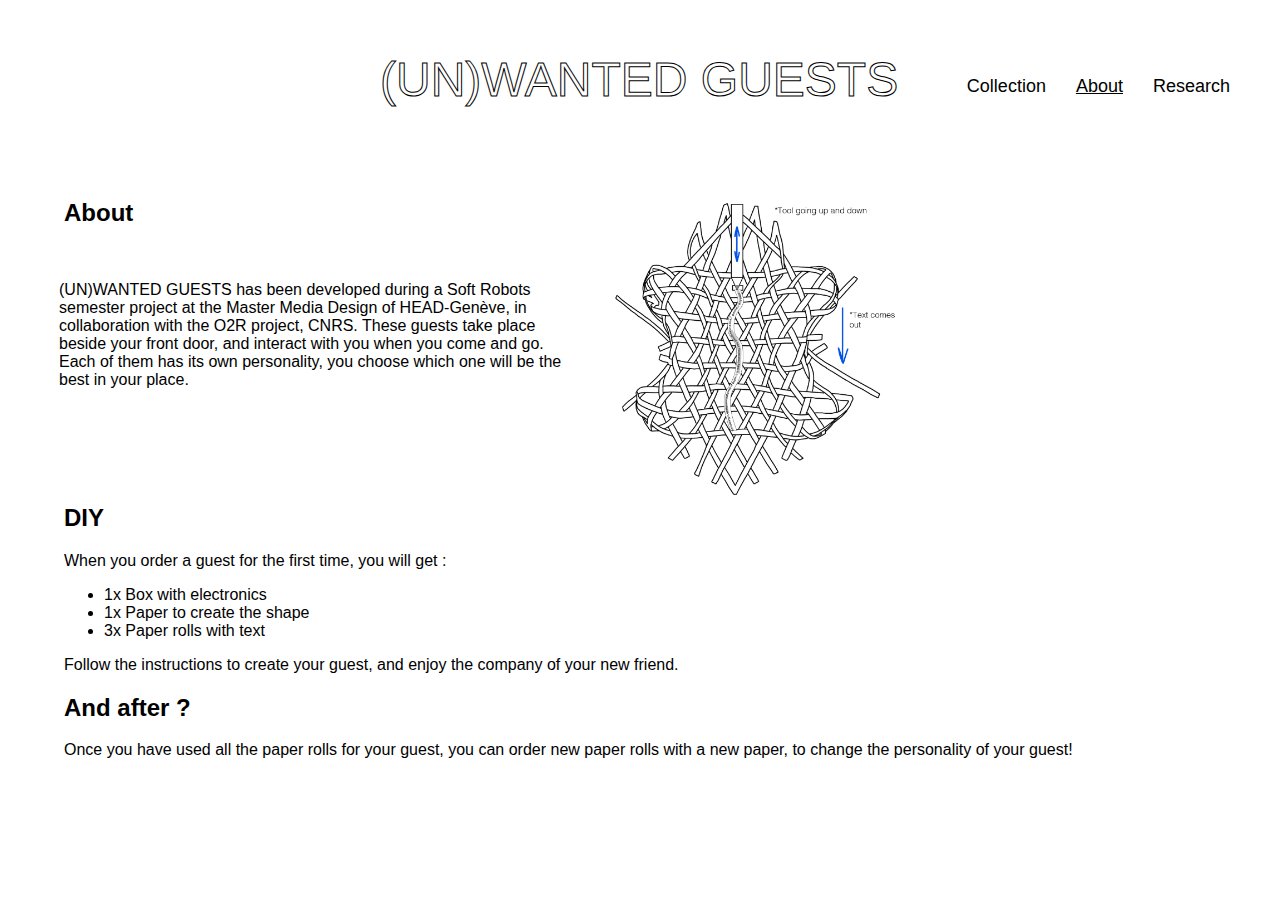
<file: about.html>
<!DOCTYPE html>
<html lang="en">
<head>
    <meta charset="UTF-8">
    <meta name="viewport" content="width=device-width, initial-scale=1.0">
    <title>(UN)WANTED GUESTS</title>
    <link rel="stylesheet" href="style.css">
</head>
<body>
    <header>
        <h1>(UN)WANTED GUESTS</h1>
        <nav>
            <ul>
                <li><a href="index.html">Collection</a></li>
                <li><a href="about.html" class="active">About</a></li>
                <li><a href="research.html">Research</a></li>
            </ul>
        </nav>
    </header>

    <section id="about">
        <h2>About</h2>
        <section class="about-top">
            <p>(UN)WANTED GUESTS has been developed during a Soft Robots semester project at the Master Media Design of HEAD-Genève, in collaboration with the O2R project, CNRS.
            These guests take place beside your front door, and interact with you when you come and go.
            Each of them has its own personality, you choose which one will be the best in your place.</p>
            <img id="schema-img" src="img/schema.png" alt="Schematic representation of the system"></img>
        </section>
        <h2>DIY</h2>
        <p>When you order a guest for the first time, you will get : </p>
        <ul>
            <li>1x Box with electronics</li>
            <li>1x Paper to create the shape</li>
            <li>3x Paper rolls with text</li>
        </ul>
        <p>Follow the instructions to create your guest, and enjoy the company of your new friend.</p>

        <h2>And after ?</h2>
        <p>Once you have used all the paper rolls for your guest, you can order new paper rolls with a new paper, to change the personality of your guest!</p>

    </section>
</body>
</html>
</file>
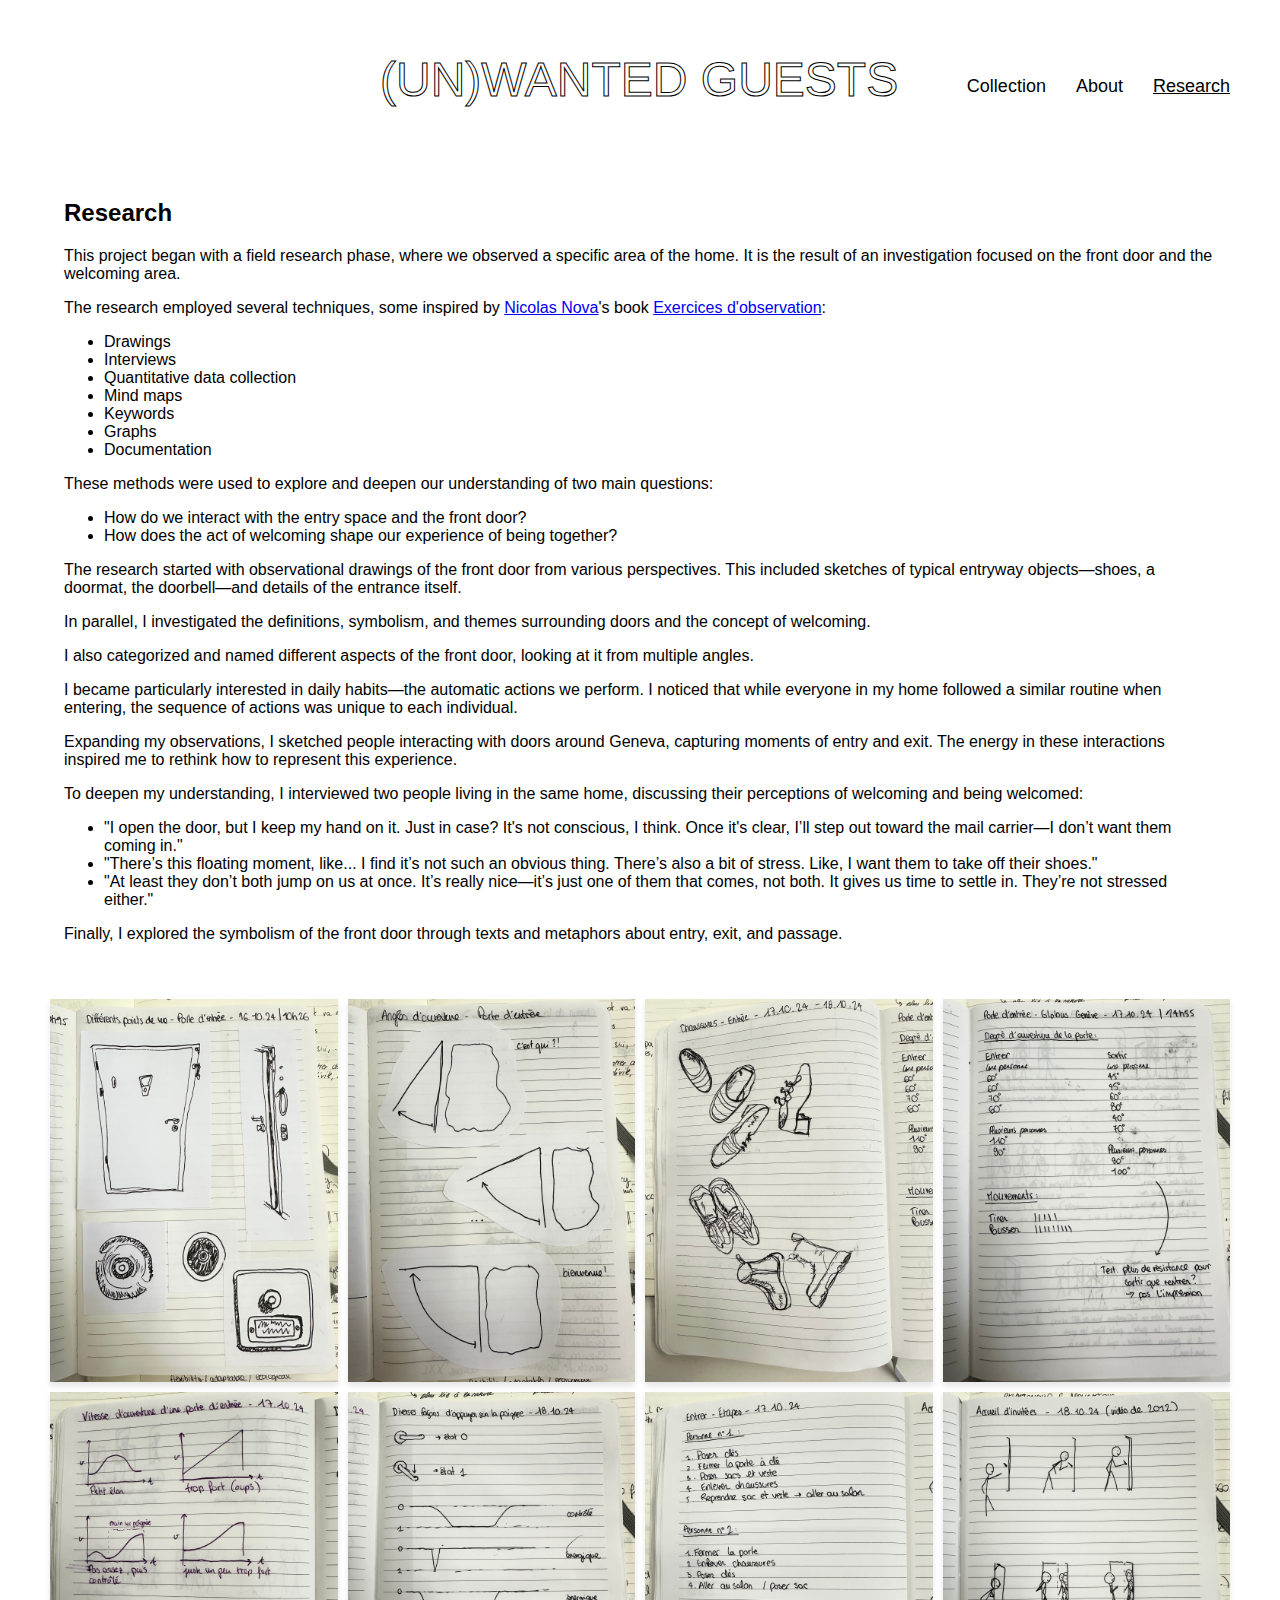
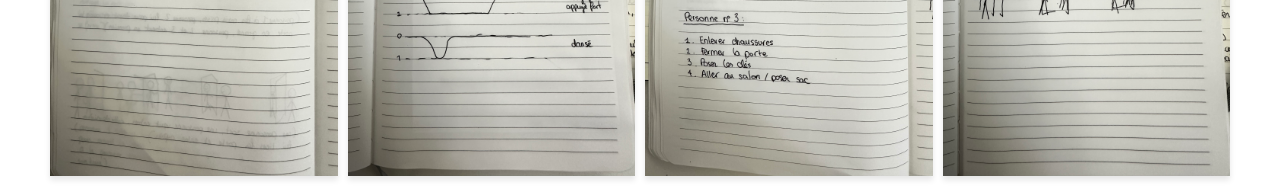
<file: research.html>
<!DOCTYPE html>
<html lang="en">
<head>
    <meta charset="UTF-8">
    <meta name="viewport" content="width=device-width, initial-scale=1.0">
    <title>(UN)WANTED GUESTS</title>
    <link rel="stylesheet" href="style.css">
</head>
<body>
    <header>
        <h1>(UN)WANTED GUESTS</h1>
        <nav>
            <ul>
                <li><a href="index.html">Collection</a></li>
                <li><a href="about.html" >About</a></li>
                <li><a href="research.html" class="active">Research</a></li>
            </ul>
        </nav>
    </header>
    <section id="research">
        <h2>Research</h2>
        <p>This project began with a field research phase, where we observed a specific area of the home. It is the result of an investigation focused on the front door and the welcoming area.</p>
        <p>The research employed several techniques, some inspired by <a href="https://www.nicolasnova.net/">Nicolas Nova</a>'s book <a href="https://mobile.payot.ch/Detail/exercices_dobservation-nicolas_nova-9782850611414?cId=0">Exercices d'observation</a>:</p>
        <ul>
            <li>Drawings</li>
            <li>Interviews</li>
            <li>Quantitative data collection</li>
            <li>Mind maps</li>
            <li>Keywords</li>
            <li>Graphs</li>
            <li>Documentation</li>
        </ul>
        <p>These methods were used to explore and deepen our understanding of two main questions:</p>
        <ul>
            <li>How do we interact with the entry space and the front door?</li>
            <li>How does the act of welcoming shape our experience of being together?</li>
        </ul>
        <p>The research started with observational drawings of the front door from various perspectives. This included sketches of typical entryway objects—shoes, a doormat, the doorbell—and details of the entrance itself.</p>
        <p>In parallel, I investigated the definitions, symbolism, and themes surrounding doors and the concept of welcoming.</p>
        <p>I also categorized and named different aspects of the front door, looking at it from multiple angles.</p>
        <p>I became particularly interested in daily habits—the automatic actions we perform. I noticed that while everyone in my home followed a similar routine when entering, the sequence of actions was unique to each individual.</p>
        <p>Expanding my observations, I sketched people interacting with doors around Geneva, capturing moments of entry and exit. The energy in these interactions inspired me to rethink how to represent this experience.</p>
        <p>To deepen my understanding, I interviewed two people living in the same home, discussing their perceptions of welcoming and being welcomed:</p>
        <ul>
            <li>"I open the door, but I keep my hand on it. Just in case? It's not conscious, I think. Once it's clear, I’ll step out toward the mail carrier—I don’t want them coming in."</li>
            <li>"There’s this floating moment, like... I find it’s not such an obvious thing. There’s also a bit of stress. Like, I want them to take off their shoes."</li>
            <li>"At least they don’t both jump on us at once. It’s really nice—it’s just one of them that comes, not both. It gives us time to settle in. They’re not stressed either."</li>
        </ul>
        <p>Finally, I explored the symbolism of the front door through texts and metaphors about entry, exit, and passage.</p>
    </section>
    <div class="gallery">
        <img src="img/IMG_8606.jpeg" alt="Image 8606">
        <img src="img/IMG_8608.jpeg" alt="Image 8608">
        <img src="img/IMG_8617.jpg" alt="Image 8617">
        <img src="img/IMG_8618.jpg" alt="Image 8618">
        <img src="img/IMG_8620.jpg" alt="Image 8620">
        <img src="img/IMG_8621.jpg" alt="Image 8621">
        <img src="img/IMG_8622.jpg" alt="Image 8622">
        <img src="img/IMG_8623.jpg" alt="Image 8623">
    </div>    
</body>
</html>
</file>
<file: style.css>
body {
    font-family: 'Helvetica Neue', sans-serif;
    margin: 0;
    padding: 0;
    background-color: #fff;
}
header {
    display: flex;
    justify-content: space-between;
    align-items: center;
    padding: 20px 50px;
}
h1 {
    font-size: 3em;
    font-weight: normal;
    color: transparent;
    -webkit-text-stroke: 1px black;
    text-align: center;
    margin-left: 330px;
}
nav ul {
    list-style: none;
    margin-top: 30px;
    padding: 0;
    display: flex;
}
nav ul li {
    margin-left: 30px;
}
nav ul li a {
    text-decoration: none;
    color: #000;
    font-size: 18px;
}
section {
    padding: 20px 20px;
    max-width: 90%;
    margin: 0 auto;
}
.guest {
    width: 200px;
    margin: 20px;
    padding: 20px;
    margin-left: 5px;
    padding-left: 5px;
    margin-right: 5px;
    padding-right: 5px;
}

.guest:hover {
    cursor: pointer;
}
.gallery {
    display: flex;
    flex-wrap: wrap;
    justify-content: space-around;
    max-width: 100%;
}
.guest img {
    width: 100%;
    height: auto;
    box-shadow: 0 4px 6px rgba(0, 0, 0, 0.1);
}
nav ul li a:hover {
    text-decoration: underline;
}
nav ul li a.active {
    text-decoration: underline;
}

.guest-page {
    width: 100%;
    margin-left: 5px;
    padding-left: 5px;
    margin-right: 5px;
    padding-right: 5px;
}

.main-part {
    display: flex;
    justify-content: space-between;
    align-items: center;
    padding: 20px 50px;
    margin-top: -40px;
}

.main-part img{
    height: 500px;
    width: auto;
    padding-right: 50px;
}

.info-part {
    padding: 20px 50px;
    width: 100%;
}

.guest-name {
    padding-left: 55px;
    margin-top: -10px;
    padding-bottom: 20px;
}

.gallery {
    display: grid;
    grid-template-columns: repeat(auto-fit, minmax(250px, 1fr));
    gap: 10px;
    max-width: 1200px;
    padding: 20px 50px;
}

.gallery img {
    width: 100%;
    height: auto;
    box-shadow: 0 4px 6px rgba(0, 0, 0, 0.1);
    transition: transform 0.3s;
}

.gallery img:hover {
    transform: scale(1.05);
}

#schema-img {
    width: 300px;
    height: auto;
    margin-left: 20px;
}

.about-top p {
    width: 50%;
}

.about-top {
    display: flex;
    width: 100%;
    align-items: center;
    justify-items: flex-start;
    padding: 20px 0px;
    margin-top: -100px;
    margin-left: -5px;
    margin-bottom: -40px;
}
</file>
